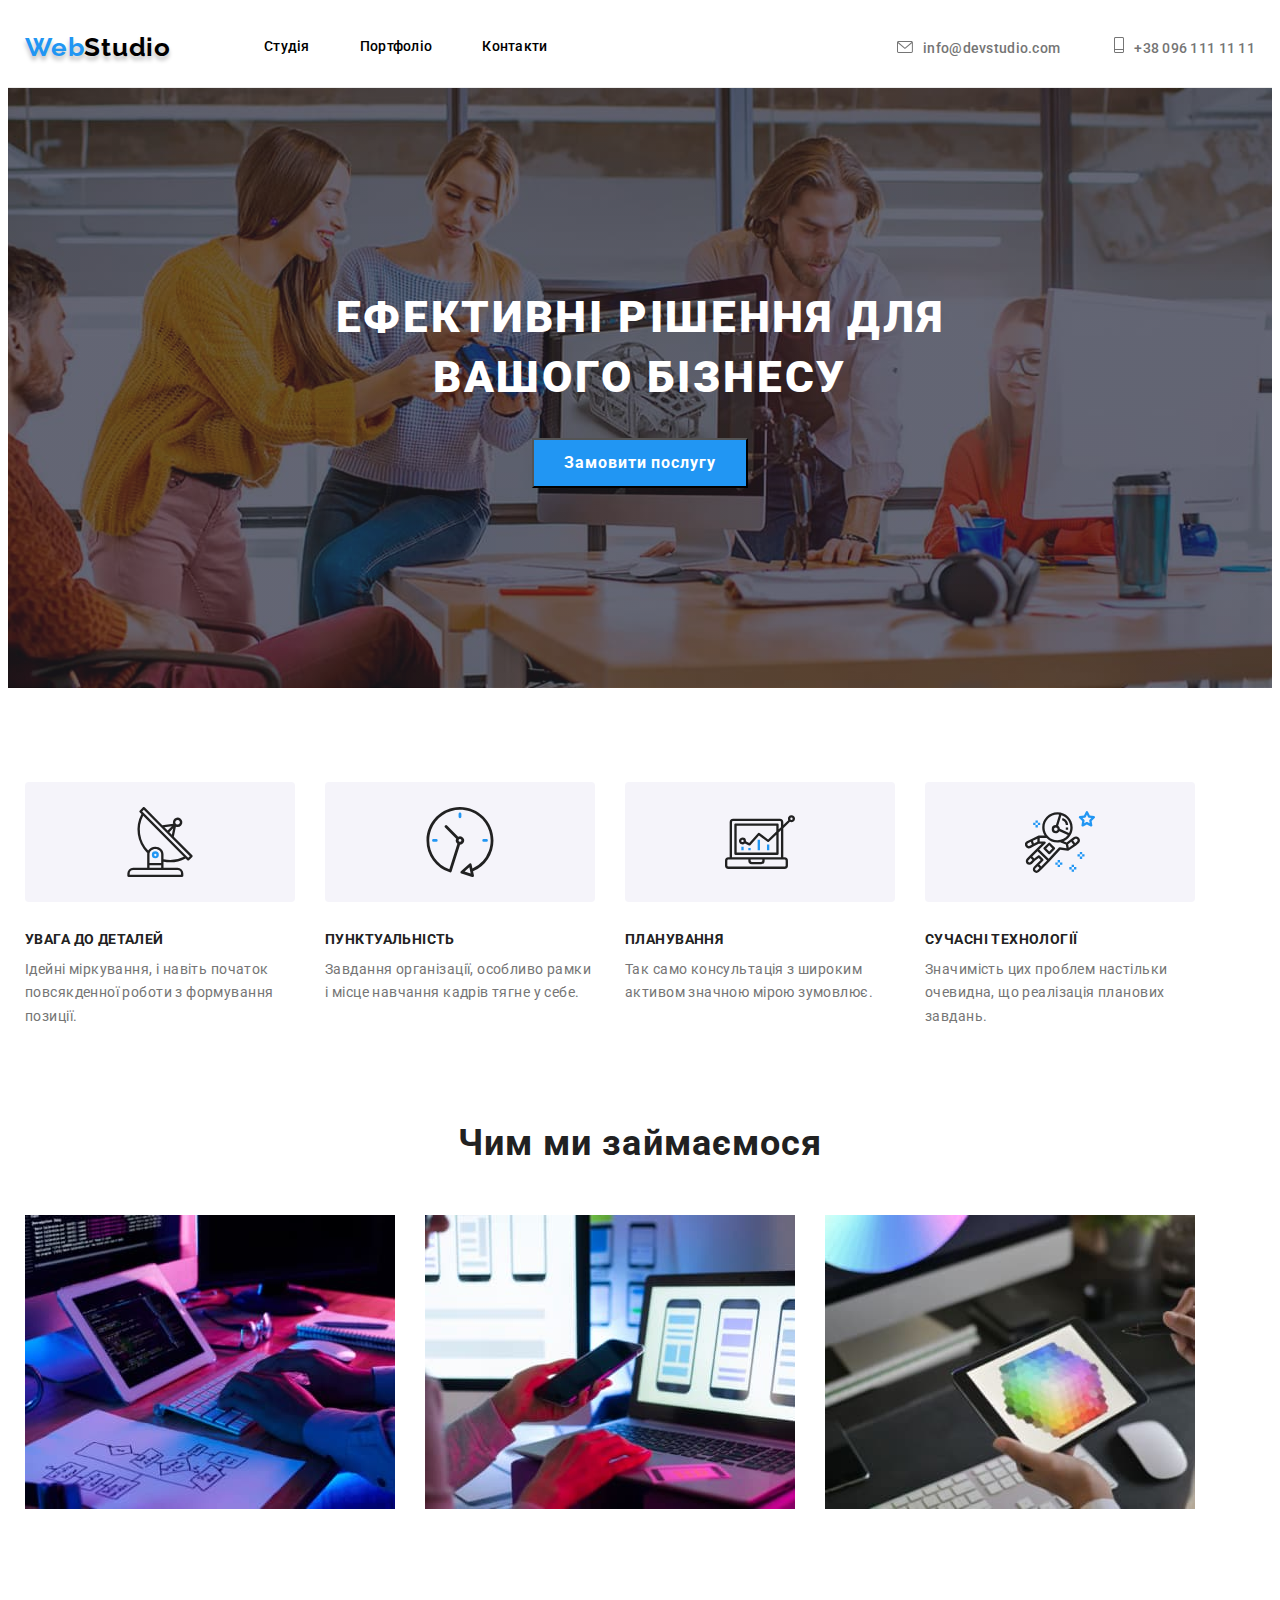
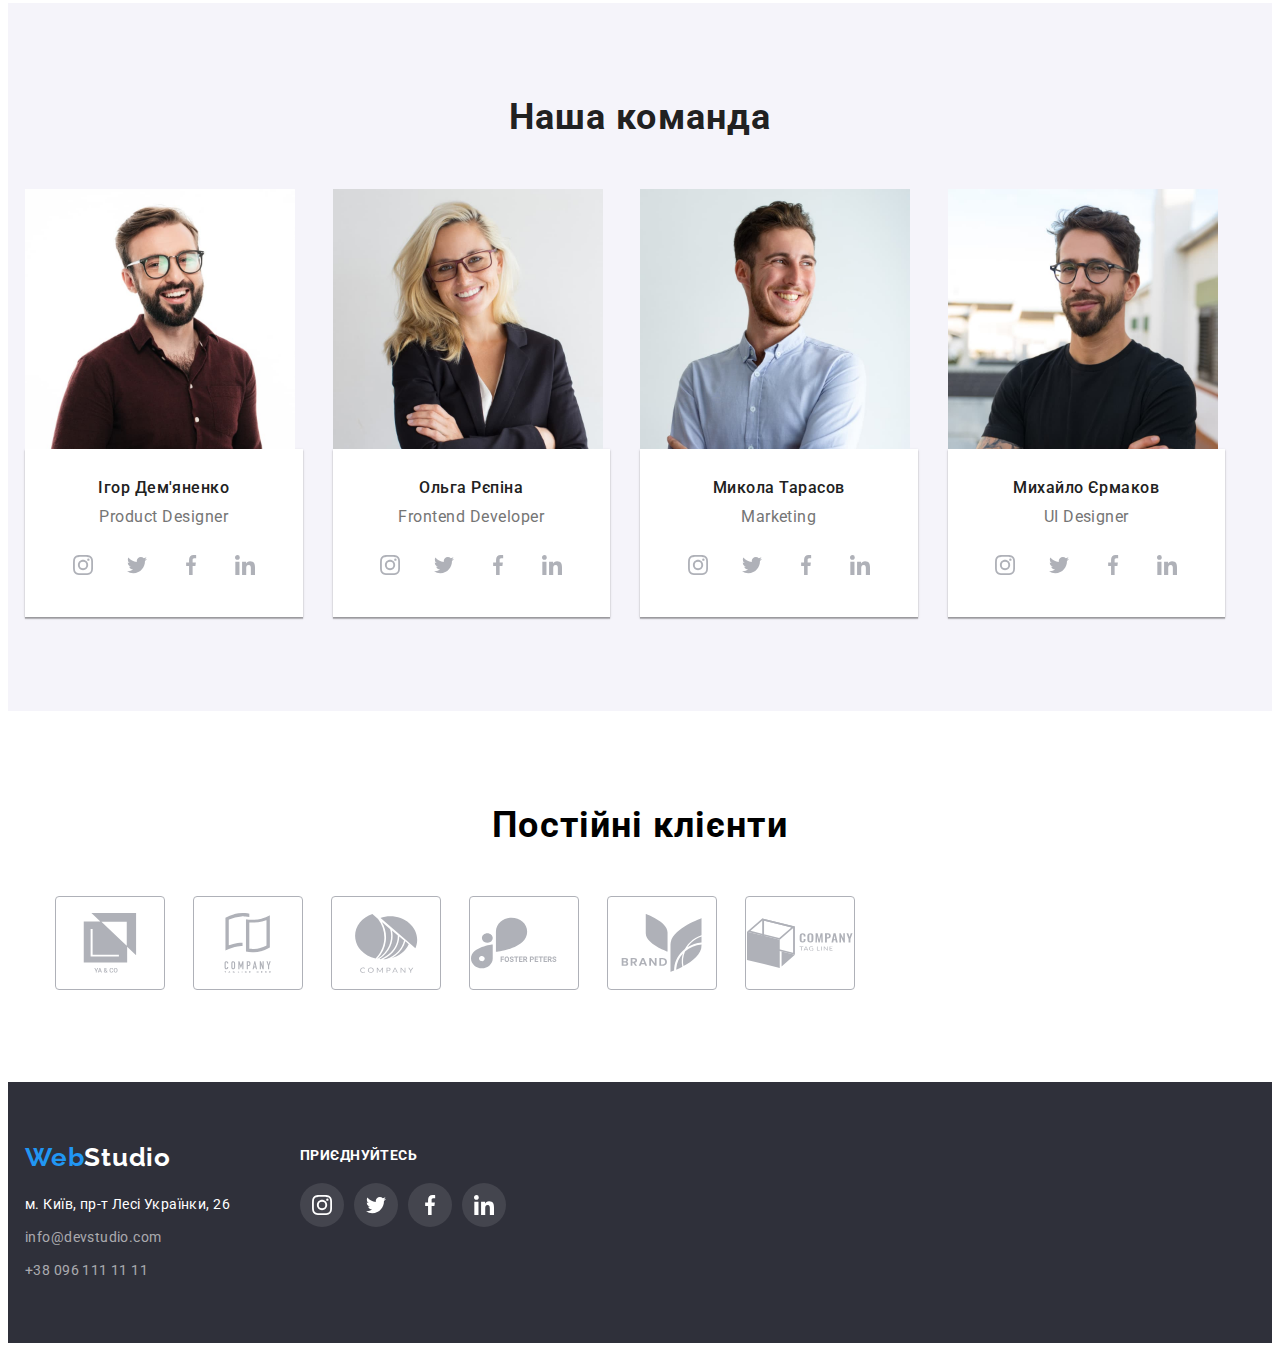
<file: index.html>
<!DOCTYPE html>
<html lang="uk">
  <head>
    <meta charset="UTF-8" />
    <meta http-equiv="X-UA-Compatible" content="IE=edge" />
    <meta name="viewport" content="width=device-width, initial-scale=1.0" />
    <title>🌐WebStudio</title>
    <link rel="preconnect" href="https://fonts.googleapis.com" />
    <link rel="preconnect" href="https://fonts.gstatic.com" crossorigin />
    <link rel="stylesheet" href="https://cdnjs.cloudflare.com/ajax/libs/modern-normalize/1.1.0/modern-normalize.min.css" integrity="sha512-wpPYUAdjBVSE4KJnH1VR1HeZfpl1ub8YT/NKx4PuQ5NmX2tKuGu6U/JRp5y+Y8XG2tV+wKQpNHVUX03MfMFn9Q==" crossorigin="anonymous" referrerpolicy="no-referrer" />
    <link
      href="https://fonts.googleapis.com/css2?family=Raleway:wght@700&family=Roboto:wght@400;500;700;900&display=swap"
      rel="stylesheet"
    />
    <link rel="stylesheet" href="./css/styles.css" />
  </head>
  <body>
    <header class="header">
      <div class="conteiner header-conteiner">
      <nav class="header-navigation">
        <a class="header-logo" href="/"><span class="header-logo-spn">Web</span>Studio </a>
        <ul class="header-list list">
          <li class="header-item"><a class="header-link link" href="">Студія</a></li>
          <li class="header-item"><a class="header-link link" href="./портфоліо.html">Портфоліо</a></li>
          <li class="header-item"><a class="header-link link" href="">Контакти</a></li>
        </ul>
      </nav>
      <div class="header-connect"> 
        
      <a class="header-mail link"  href="mailto:info@devstudio.com"><svg class="mail-icon" width="16" height="12">
        <use href="./images/symbol-defs.svg#icon-envelope-hover-1">                       
        </use>
      </svg>info@devstudio.com</a>
            
      <a class="header-tel link" href="tel:+380961111111"><svg class="tel-icon" width="16" height="12">
        <use href="./images/symbol-defs.svg#icon-Vector-1">                       
        </use>
      </svg>+38 096 111 11 11</a>
      </div>
    </div>
    </header>
    <main>
      <section class="hero">
        <div class="conteiner">
        <h1 class="hero-title">
          Ефективні рішення для <br />
          вашого бізнесу
        </h1>
        <button class="hero-btn" type="button" >Замовити послугу</button>
      </div>
      </section>
      <section class="features">
        <div class="conteiner">
        <ul class="features-list list">
          <li class="features-icon item-antena">
            <h2 class="visually-hidden">наші переваги</h2>
            <h3 class="features-title">увага до деталей</h3>
            <p class="features-item">
              Ідейні міркування, і навіть початок повсякденної роботи з
              формування позиції.
            </p>
          </li>
          <li class="features-icon item-clock">
            <h3 class="features-title">пунктуальність</h3>
            <p class="features-item">
              Завдання організації, особливо рамки і місце навчання кадрів тягне
              у себе.
            </p>
          </li>
          <li class="features-icon item-diagrama">
            <h3 class="features-title">планування</h3>
            <p class="features-item">
              Так само консультація з широким активом значною мірою зумовлює.
            </p>
          </li>
          <li class="features-icon item-astronaut">
            <h3 class="features-title">сучасні технології</h3>
            <p class="features-item">
              Значимість цих проблем настільки очевидна, що реалізація планових
              завдань.
            </p>
          </li>
        </ul>
      </div>
      </section>
      <section class="example">
        <div class="conteiner">
        <h2 class="example-title">Чим ми займаємося</h2>
        <ul class="example-list list">
          <li class="example-item">
            <img
              src="./images/box1.jpg"
              alt="людина працює за комп'ютером"
              width="370"
            />
          </li>
          <li class="example-item">
            <img
              src="./images/box2.jpg"
              alt="людина працює за смартфоном"
              width="370"
            />
          </li>
          <li class="example-item">
            <img
              src="./images/box3.jpg"
              alt="людина працює за планшетом"
              width="370"
            />
          </li>
        </ul>
      </div>
      </section>
      <section class="team">
        <div class="conteiner">
        <h2 class="team-title">Наша команда</h2>
        <ul class="team-list list">
          <li class="team-item">
            <img src="./images/img.jpg" alt="Працівник 1" width="270" />
            <div class="team-lid">
              <h3 class="team-item-title">Ігор Дем'яненко</h3>
              <p class="team-item-text">Product Designer</p>
              <ul class="team-soc-list list">
                <li class="team-soc-item">
                  <a href="" class="team-soc-link link">
                    <svg class="team-soc-icon" width="20" height="20">
                      <use href="./images/symbol-defs.svg#icon-instagram-2">                       
                      </use>
                    </svg>
                  </a>
                </li>
                <li class="team-soc-item">
                  <a href="" class="team-soc-link link">
                    <svg class="team-soc-icon" width="20" height="20">
                    <use href="./images/symbol-defs.svg#icon-twitter-1">                       
                    </use>
                  </svg>
                  </a>
                </li>
                <li class="team-soc-item">
                  <a href="" class="team-soc-link link">
                    <svg class="team-soc-icon" width="20" height="20">
                      <use href="./images/symbol-defs.svg#icon-facebook-1">                       
                        </use>
                    </svg>
                  </a>
                </li>
                <li class="team-soc-item">
                  <a href="" class="team-soc-link link"><svg class="team-soc-icon" width="20" height="20">
                    <use href="./images/symbol-defs.svg#icon-linkedin-1">                       
                    </use>
                  </svg>
                  </a>
                </li>
              </ul>
            </div>
          </li>
          <li class="team-item">
            <img src="./images/img1.jpg" alt="Працівник 2" width="270" />
            <div class="team-lid">
            <h3 class="team-item-title">Ольга Рєпіна</h3>
            <p class="team-item-text">Frontend Developer</p>
            <ul class="team-soc-list list">
              <li class="team-soc-item">
                <a href="" class="team-soc-link link">
                  <svg class="team-soc-icon" width="20" height="20">
                    <use href="./images/symbol-defs.svg#icon-instagram-2">                       
                    </use>
                  </svg>
                </a>
              </li>
              <li class="team-soc-item">
                <a href="" class="team-soc-link link"><svg class="team-soc-icon" width="20" height="20">
                  <use href="./images/symbol-defs.svg#icon-twitter-1">                       
                  </use>
                </svg>
                </a>
              </li>
              <li class="team-soc-item">
                <a href="" class="team-soc-link link"><svg class="team-soc-icon" width="20" height="20">
                  <use href="./images/symbol-defs.svg#icon-facebook-1">                       
                  </use>
                </svg>
                </a>
              </li>
              <li class="team-soc-item">
                <a href="" class="team-soc-link link"><svg class="team-soc-icon" width="20" height="20">
                  <use href="./images/symbol-defs.svg#icon-linkedin-1">                       
                  </use>
                </svg>
                </a>
              </li>
            </ul>
          </div>
          </li>
          <li class="team-item">
            <img src="./images/img2.jpg" alt="Працівник 3" width="270" />
            <div class="team-lid">
            <h3 class="team-item-title">Микола Тарасов</h3>
            <p class="team-item-text">Marketing</p>
            <ul class="team-soc-list list">
              <li class="team-soc-item">
                <a href="" class="team-soc-link link">
                  <svg class="team-soc-icon" width="20" height="20">
                    <use href="./images/symbol-defs.svg#icon-instagram-2">                       
                    </use>
                  </svg>
                </a>
              </li>
              <li class="team-soc-item">
                <a href="" class="team-soc-link link"><svg class="team-soc-icon" width="20" height="20">
                  <use href="./images/symbol-defs.svg#icon-twitter-1">                       
                  </use>
                </svg>
                </a>
              </li>
              <li class="team-soc-item">
                <a href="" class="team-soc-link link"><svg class="team-soc-icon" width="20" height="20">
                  <use href="./images/symbol-defs.svg#icon-facebook-1">                       
                  </use>
                </svg>
                </a>
              </li>
              <li class="team-soc-item">
                <a href="" class="team-soc-link link"><svg class="team-soc-icon" width="20" height="20">
                  <use href="./images/symbol-defs.svg#icon-linkedin-1">                       
                  </use>
                </svg>
                </a>
              </li>
            </ul>
          </div>
          </li>
          <li class="team-item">
            <img src="./images/img3.jpg" alt="Працівник 4" width="270" />
            <div class="team-lid">
              <h3 class="team-item-title">Михайло Єрмаков</h3>
              <p class="team-item-text">UI Designer</p>
              <ul class="team-soc-list list">
                <li class="team-soc-item">
                  <a href="" class="team-soc-link link">
                    <svg class="team-soc-icon" width="20" height="20">
                      <use href="./images/symbol-defs.svg#icon-instagram-2">                       
                      </use>
                    </svg>
                  </a>
                </li>
                <li class="team-soc-item">
                  <a href="" class="team-soc-link link"><svg class="team-soc-icon" width="20" height="20">
                    <use href="./images/symbol-defs.svg#icon-twitter-1">                       
                    </use>
                  </svg>
                  </a>
                </li>
                <li class="team-soc-item">
                  <a href="" class="team-soc-link link"><svg class="team-soc-icon" width="20" height="20">
                    <use href="./images/symbol-defs.svg#icon-facebook-1">                       
                    </use>
                  </svg>
                  </a>
                </li>
                <li class="team-soc-item">
                  <a href="" class="team-soc-link link"><svg class="team-soc-icon" width="20" height="20">
                    <use href="./images/symbol-defs.svg#icon-linkedin-1">                       
                    </use>
                  </svg>
                  </a>
                </li>
              </ul>
            </div>
          </li>
        
        </ul>
      </div>
      </section>
      <section class="client">
        <h2 class="client-title">Постійні клієнти</h2>
        <ul class="client-list list">
          <li class="client-item"><a href="" class="client-link link"><svg class="client-icon" width="106" height="60">
            <use href="./images/symbol-defs.svg#icon-group-6">                       
            </use>
          </svg></a></li>
          <li class="client-item"><a href="" class="client-link link"><svg class="client-icon" width="106" height="60">
            <use href="./images/symbol-defs.svg#icon-group-1-1">                       
            </use>
          </svg></a></li>
          <li class="client-item"><a href="" class="client-link link"><svg class="client-icon" width="106" height="60">
            <use href="./images/symbol-defs.svg#icon-group-2-1">                       
            </use>
          </svg></a></li>
          <li class="client-item"><a href="" class="client-link link"><svg class="client-icon" width="106" height="60">
            <use href="./images/symbol-defs.svg#icon-group-3-1">                       
            </use>
          </svg></a></li>
          <li class="client-item"><a href="" class="client-link link"><svg class="client-icon" width="106" height="60">
            <use href="./images/symbol-defs.svg#icon-group-4-1">                       
            </use>
          </svg></a></li>
          <li class="client-item"><a href="" class="client-link link"><svg class="client-icon" width="106" height="60">
            <use href="./images/symbol-defs.svg#icon-group-5-1">                       
            </use>
          </svg></a></li>
        </ul>
      </section>
    </main>
    <footer class="footer">
      <div class="address-wrap">   
      <div class="conteiner">
        <section class="logo-section">
          <div class="logo-wrap">
          <a class="footer-logo link" href="/"><span class="footer-logo-spn">Web</span>Studio </a>
          </div>
      <address class="footer-address">
          <ul class="footer-addres-list list">
            <li class="footer-item">
            <a class="footer-map-link link"
              href="https://goo.gl/maps/CPtrU1FHBa2aNyZL9"
              target="_blank"
              rel="noopener noreferrer nofollow"
              >м. Київ, пр-т Лесі Українки, 26</a>
            </li>
          <li class="footer-item">
            <a class="footer-mail link" href="mailto:info@devstudio.com" >info@devstudio.com</a>
          </li>
          <li class="footer-item">
            <a class="footer-tel link" href="tel:+380961111111">+38 096 111 11 11</a>
          </li>
        </ul> 
          </section>
      <section class="soc-section">
            <p class="title-soc-footer">приєднуйтесь</p>
            <ul class="footer-soc-list list">
              <li class="footer-soc-item">
                <a href="" class="footer-soc-link link">
                  <svg class="footer-soc-icon" width="20" height="20">
                    <use href="./images/symbol-defs.svg#icon-instagram-2">                       
                    </use>
                  </svg>
                </a>
              </li>
              <li class="footer-soc-item">
                <a href="" class="footer-soc-link link"><svg class="footer-soc-icon" width="20" height="20">
                  <use href="./images/symbol-defs.svg#icon-twitter-1">                       
                  </use>
                </svg>
                </a>
              </li>
              <li class="footer-soc-item">
                <a href="" class="footer-soc-link link"><svg class="footer-soc-icon" width="20" height="20">
                  <use href="./images/symbol-defs.svg#icon-facebook-1">                       
                  </use>
                </svg>
                </a>
              </li>
              <li class="footer-soc-item">
                <a href="" class="footer-soc-link link"><svg class="footer-soc-icon" width="20" height="20">
                  <use href="./images/symbol-defs.svg#icon-linkedin-1">                       
                  </use>
                </svg>
                </a>
              </li>
            </ul>
          </section>
      </div>               
      </address>
    </div>
    </footer>
  </body>
</html>
</file>
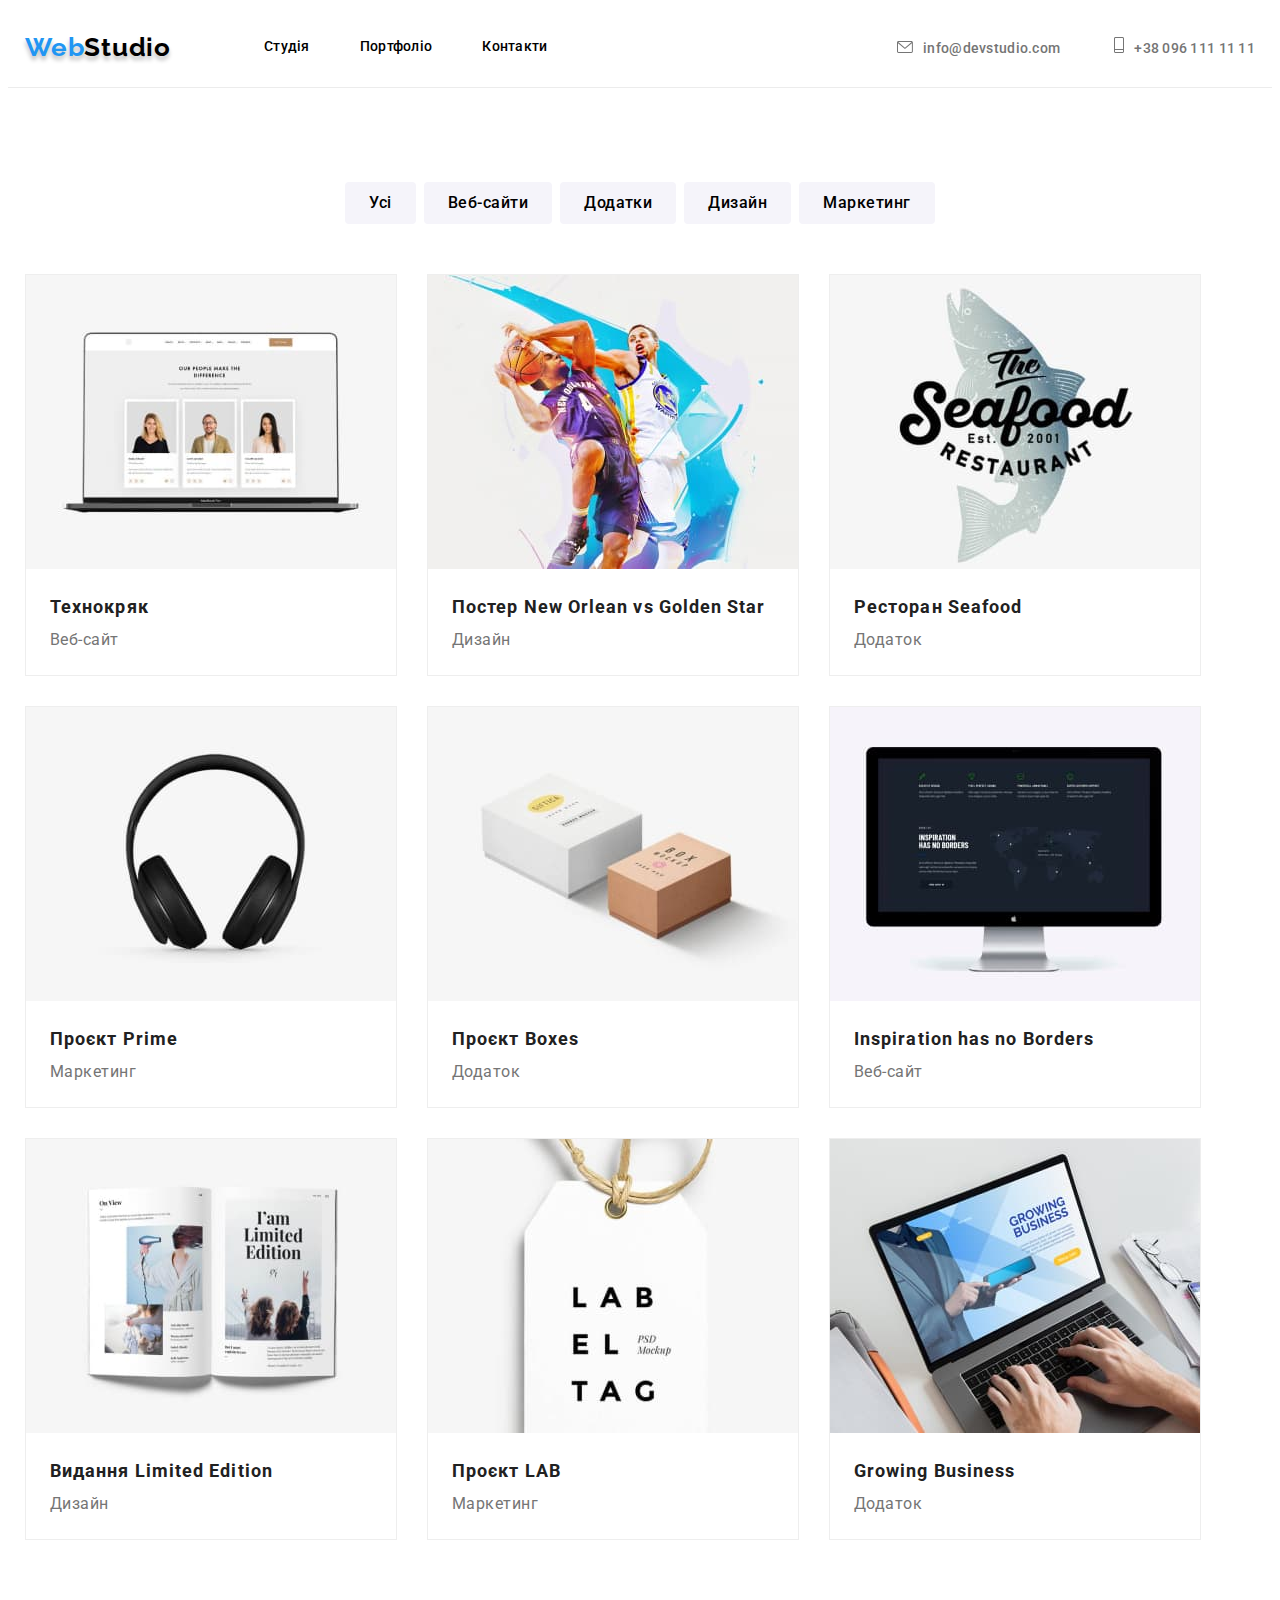
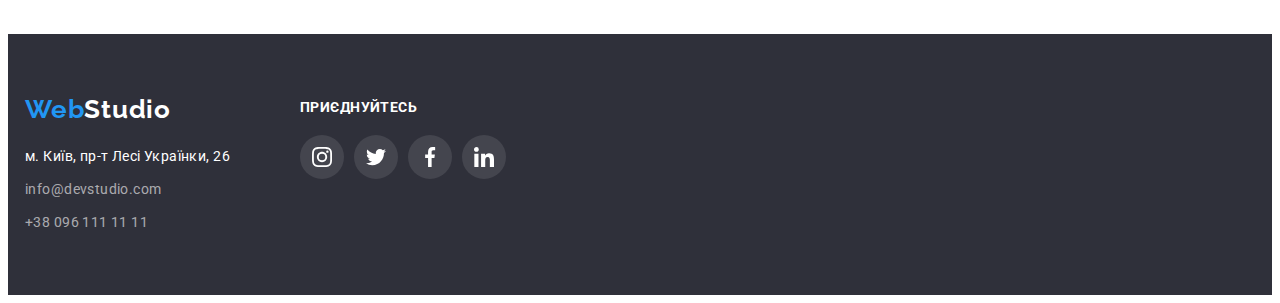
<file: портфоліо.html>
<!DOCTYPE html>
<html lang="uk">
  <head>
    <meta charset="UTF-8" />
    <meta http-equiv="X-UA-Compatible" content="IE=edge" />
    <meta name="viewport" content="width=device-width, initial-scale=1.0" />
    <title>🌐Портфоліо</title>
    <link rel="preconnect" href="https://fonts.googleapis.com" />
    <link rel="preconnect" href="https://fonts.gstatic.com" crossorigin />
    <link rel="stylesheet" href="https://cdnjs.cloudflare.com/ajax/libs/modern-normalize/1.1.0/modern-normalize.min.css" integrity="sha512-wpPYUAdjBVSE4KJnH1VR1HeZfpl1ub8YT/NKx4PuQ5NmX2tKuGu6U/JRp5y+Y8XG2tV+wKQpNHVUX03MfMFn9Q==" crossorigin="anonymous" referrerpolicy="no-referrer" />
    <link
      href="https://fonts.googleapis.com/css2?family=Raleway:wght@700&family=Roboto:wght@400;500;700;900&display=swap"
      rel="stylesheet"
    />
    <link rel="stylesheet" href="./css/styles.css" />
  </head>
  <body>
    <header class="header">
      <div class="conteiner header-conteiner">
      <nav class="header-navigation">
        <a class="header-logo" href="/"
          ><span class="header-logo-spn">Web</span>Studio
        </a>
        <ul class="header-list list">
          <li class="header-item">
            <a class="header-link link" href="./index.html">Студія</a>
          </li>
          <li class="header-item">
            <a class="header-link link" href="./портфоліо.html">Портфоліо</a>
          </li>
          <li class="header-item">
            <a class="header-link link" href="">Контакти</a>
          </li>
        </ul>
      </nav>
      <div class="header-connect">
        <a class="header-mail link"  href="mailto:info@devstudio.com"><svg class="mail-icon" width="16" height="12">
          <use href="./images/symbol-defs.svg#icon-envelope-hover-1">                       
          </use>
        </svg>info@devstudio.com</a>
      <a class="header-tel link" href="tel:+380961111111"><svg class="tel-icon" width="16" height="12">
        <use href="./images/symbol-defs.svg#icon-Vector-1">                       
        </use>
      </svg>+38 096 111 11 11</a>
      </div>
    </div>
    </header>
    <main>
      <section class="portfolio-section">
      <div class="conteiner">
      <h1 class="visually-hidden">Портфоліо</h1>
      <ul class="filter-list list">
        <li class="filter-item"><button class="filter-btn" type="button">Усі</button></li>
        <li class="filter-item"><button class="filter-btn" type="button">Веб-сайти</button></li>
        <li class="filter-item"><button class="filter-btn" type="button">Додатки</button></li>
        <li class="filter-item"><button class="filter-btn" type="button">Дизайн</button></li>
        <li class="filter-item"><button class="filter-btn" type="button">Маркетинг</button></li>
      </ul>
        <ul class="portfolio list">
            <li class="portfolio-list">
              <a class="portfolio-link" href="#"></a>
              <img src="./images/port1.jpg" alt="ноутбук з відкритим сайтом">
              <div class="portfolio-text">
                <h2 class="portfolio-title">Технокряк</h2>
                  <p class="portfolio-item">Веб-сайт</p>                
              </div>
            </li>
            <li class="portfolio-list">
              <img src="./images/port2.jpg" alt="двоє баскетболістів">
              <div class="portfolio-text">
                <h2 class="portfolio-title">Постер New Orlean vs Golden Star</h2>
                <p class="portfolio-item">Дизайн</p>
              </div>
            </li>
            <li class="portfolio-list">
              <img src="./images/port3.jpg" alt="лого сіфуд">
              <div class="portfolio-text">
                <h2 class="portfolio-title">Ресторан Seafood</h2>
                <p class="portfolio-item">Додаток</p>
              </div>
              
            </li>
            <li class="portfolio-list">
              <img src="./images/port4.jpg" alt="навушники">
              <div class="portfolio-text">
                <h2 class="portfolio-title">Проєкт Prime</h2>
                <p class="portfolio-item">Маркетинг</p>
              </div>
              
            </li>
            <li class="portfolio-list">
              <img src="./images/port5.jpg" alt="два бокси">
              <div class="portfolio-text">
                <h2 class="portfolio-title">Проєкт Boxes</h2>
                <p class="portfolio-item">Додаток</p>
                
              </div>
            </li>
            <li class="portfolio-list">
              <img src="./images/port6.jpg" alt="монітор">
              <div class="portfolio-text">
                <h2 class="portfolio-title">Inspiration has no Borders</h2>
                <p class="portfolio-item">Веб-сайт</p>
                
              </div>
            </li>
            <li class="portfolio-list">
              <img src="./images/port7.jpg" alt="книга">
              <div class="portfolio-text">
                <h2 class="portfolio-title">Видання Limited Edition</h2>
                <p class="portfolio-item">Дизайн</p>
              </div>
              
            </li>
            <li class="portfolio-list">
              <img src="./images/port8.jpg" alt="етикетка">
              <div class="portfolio-text">
                <h2 class="portfolio-title">Проєкт LAB</h2>
                <p class="portfolio-item">Маркетинг</p>
              </div>
              
            </li>
            <li class="portfolio-list">
              <img src="./images/port9.jpg" alt="людина працює за ноутбуком">
              <div class="portfolio-text">
                <h2 class="portfolio-title">Growing Business</h2>
                <p class="portfolio-item">Додаток</p>
              </div>
              
            </li>
          </ul>
      </div>
      </section>
      
    </main>
    <footer class="footer">
      <div class="address-wrap">   
      <div class="conteiner">
        <section class="logo-section">
        <div class="logo-wrap">
      <a class="footer-logo link" href="/"><span class="footer-logo-spn">Web</span>Studio </a>
        </div>
      <address class="footer-address">
        <ul class="footer-addres-list list">
          <li class="footer-item">
            <a class="footer-map-link link"
              href="https://goo.gl/maps/CPtrU1FHBa2aNyZL9"
              target="_blank"
              rel="noopener noreferrer nofollow"
              >м. Київ, пр-т Лесі Українки, 26</a
              >
          </li>
          <li class="footer-item">
            <a class="footer-mail link" href="mailto:info@devstudio.com" >info@devstudio.com</a>
          </li>
          <li class="footer-item">
            <a class="footer-tel link" href="tel:+380961111111">+38 096 111 11 11</a>
          </li>
        </ul> 
      </section>
      <section class="soc-section">
            <p class="title-soc-footer">приєднуйтесь</p>
            <ul class="footer-soc-list list">
              <li class="footer-soc-item">
                <a href="" class="footer-soc-link link">
                  <svg class="footer-soc-icon" width="20" height="20">
                    <use href="./images/symbol-defs.svg#icon-instagram-2">                       
                    </use>
                  </svg>
                </a>
              </li>
              <li class="footer-soc-item">
                <a href="" class="footer-soc-link link"><svg class="footer-soc-icon" width="20" height="20">
                  <use href="./images/symbol-defs.svg#icon-twitter-1">                       
                  </use>
                </svg>
                </a>
              </li>
              <li class="footer-soc-item">
                <a href="" class="footer-soc-link link"><svg class="footer-soc-icon" width="20" height="20">
                  <use href="./images/symbol-defs.svg#icon-facebook-1">                       
                  </use>
                </svg>
                </a>
              </li>
              <li class="footer-soc-item">
                <a href="" class="footer-soc-link link"><svg class="footer-soc-icon" width="20" height="20">
                  <use href="./images/symbol-defs.svg#icon-linkedin-1">                       
                  </use>
                </svg>
                </a>
              </li>
            </ul>
          </section>
      </div>               
      </address>
    </div>
    </footer>
  </body>
</html>
</file>
<file: css/styles.css>
:root {
    --main-title-color: #212121;
    --second-title-color: #FFFFFF;
    
}
p, 
h1,
h2,
h3,
h4,
h5,
h6 {
    margin: 0;
}
ul, ol {
    margin: 0;
    padding-left: 0;
}
button {
cursor: pointer;
}
img {
    display: block;
}

address{
    font-style: normal;
}
body {
    font-family: 'roboto', sans-serif;
    background-color: #FFFFFF;;
}
.list {
    list-style: none;
}
.link {
    text-decoration: none;
}
.conteiner {
    width: 1230px;
    padding-left: 15px;
    padding-right: 15px;
    margin: 0 auto;
}

.visually-hidden {
    position: absolute;
    white-space: nowrap;
    width: 1px;
    height: 1px;
    overflow: hidden;
    border: 0;
    padding: 0;
    clip: rect(0 0 0 0);
    clip-path: inset(50%);
    margin: -1px;
}

/* -----------------------HEADER------------------------- */
.header {
    padding-top: 24px;
    padding-bottom: 24px;
    border-bottom: 1px solid #ECECEC;
}
.header-conteiner {
    display: flex;
    align-items: center;
    
}
.header-connect {
    margin-left: auto;

}
.header-navigation {
    display: flex;
    align-items: center;    
}
.header-list {
    display: flex;
    gap: 50px;
}
.header-logo {
    margin-right: 93px;
    font-family: 'Raleway', sans-serif;
    font-weight: 700;
    font-size: 26px;
    line-height: 1.19;
    letter-spacing: 0.03em;
    color: #000000;
    text-shadow: 0px 4px 4px rgba(0, 0, 0, 0.25);
    font-style: normal;
    text-decoration: none;
}
.header-logo-spn {
    color: #2196F3;
}
.header-link:hover,
.header-link:focus,
.header-tel:hover,
.header-tel:focus,
.header-mail:hover,
.header-mail:focus{
    color: #2196F3;
}

.header-item {
    display: flex;
    font-weight: 500;
    font-size: 14px;
    line-height: 1.14;
    letter-spacing: 0.02em;
    color: #2196F3;
}
.header-link {
    color: #000000;
}
.header-mail {
    margin-right: 50px;
    font-weight: 500;
    font-size: 14px;
    line-height: 1.14;
    letter-spacing: 0.02em;
    color: #757575;
    
}
.mail-icon {
    width: 16px;
    height: 12px;
    margin-right: 10px;
    fill: currentColor;
}
.mail-icon:hover,
.mail-icon:focus, .header-mail {
    fill: currentColor;
}
.tel-icon {
    width: 10px;
    height: 16px;
    margin-right: 10px;
    fill: currentColor;
}
.tel-icon:hover,
.tel-icon:focus, .header-tel {
    fill: #2196F3;
}
.header-tel {
    font-weight: 500;
    font-size: 14px;
    line-height: 1.14;
    letter-spacing: 0.02em;
    color: #757575;
}
/* -----------------------HERO------------------------- */
.hero {
    max-width: 1600px;
    margin: 0 auto;
    background-image:linear-gradient(rgba(47, 48, 58, 0.4),
    rgba(47, 48, 58, 0.4)),
    url(../images/hero\ img.jpg);
    background-position: center;
    background-repeat: no-repeat;
    background-size: cover;
    padding-top: 200px;
    padding-bottom: 200px;
}
.hero-title {
    font-family: inherit;
    font-style: normal;
    font-weight: 900;
    font-size: 44px;
    line-height: 1.36;
    text-align: center;
    letter-spacing: 0.06em;
    text-transform: uppercase;
    color: var(--second-title-color)
}


.hero-btn {
    min-width: 216px;
    height: 50px;
    font-family: inherit;
    font-style: normal;
    font-weight: 700;
    font-size: 16px;
    line-height: 1.87;
    display: flex;
    align-items: center;
    text-align: center;
    letter-spacing: 0.06em;
    color: #FFFFFF;
    background-color: #2196F3;
    margin: 0 auto;
    display: block;
    margin-top: 30px;
}
/* -----------------------Features------------------------- */

.features {
    padding-top: 94px;
    
    
}

.features-list {
    max-width: 1170px;
    display: flex;
    gap: 30px;
}

.features-title {
    padding-bottom: 10px;
    font-size: 14px;
    line-height: 1.14;
    letter-spacing: 0.03em;
    text-transform: uppercase;
    color: var(--main-title-color)
}


.features-item {
    font-size: 14px;
    line-height: 1.71;
    letter-spacing: 0.03em;
    color: #757575;
    gap: 30px;
}
.features-icon::before {
    display: block;
    content: "";
    width: 270px;
    height: 120px;
    background-repeat: no-repeat;
    background-position: center;
    background-color: #F5F4FA;
    margin-bottom: 30px;
}

.item-antena::before {
    background-image: url(../images/antenna.svg);
    background-size: 70px 70px;
    border-radius: 4px;
}
.item-clock::before {
    background-image: url(../images/clock.svg);
    background-size: 70px 70px;
    border-radius: 4px;
}

.item-diagrama::before { 
    background-image: url(../images/diagram.svg);
    background-size: 70px 70px;
    border-radius: 4px;
}
.item-astronaut::before {
    background-image: url(../images/astronaut.svg);
    background-size: 70px 70px;
    border-radius: 4px;
}

/* -----------------------example------------------------- */

.example {
    padding-top: 94px;
    padding-bottom: 94px;
}

.example-title {
    margin-bottom: 50px;
    font-size: 36px;
    line-height: 1.16;
    text-align: center;
    letter-spacing: 0.03em;
    color: #212121;    
}
.example-list {
    display: flex;}
    

.example-item {
    margin-right: 30px;
}
/* -----------------------team------------------------- */
.team {
    margin: 0 auto;
    padding-top: 94px;
    padding-bottom: 94px;
    background: #F5F4FA;
}

.team-lid {
    box-shadow: 0px 1px 3px rgba(0, 0, 0, 0.12), 0px 1px 1px rgba(0, 0, 0, 0.14), 0px 2px 1px rgba(0, 0, 0, 0.2);
    padding-top: 30px;
    padding-bottom:  30px;
    background-color: #FFFFFF;
}
.team-title {
    margin-bottom: 50px;
    font-size: 36px;
    line-height: 1.16;
    text-align: center;
    letter-spacing: 0.03em;
    color: var(--main-title-color);
}

.team-list {
    display: flex;
    flex: auto;
    
}

.team-item {
    width: calc((100% - 60px) / 3);
    margin-right: 30px;
}

.team-item-title {
    margin-bottom: 10px;
    text-align: center;
    font-weight: 500;
    font-size: 16px;
    line-height: 1.18;
    letter-spacing: 0.03em;
    color: var(--main-title-color);
}

.team-item-text {
    
    text-align: center;
    font-size: 16px;
    line-height: 1.18;
    letter-spacing: 0.03em;
    color: #757575;
    margin-bottom: 16px;
}

.team-soc-list {
    display: flex;
    justify-content: center;
    gap: 10px;
}
.team-soc-icon {
    fill: currentColor;
}

.team-soc-link:hover, .team-soc-link:focus {
    background-color: #2196F3;
    color: #FFFFFF;
}


.team-soc-item {
    width: 44px;
    height: 44px;
    
}

.team-soc-link {
    width: 100%;
    height: 100%;
    border-radius: 50%;
    display: flex;
    align-items: center;
    justify-content: center;
    color:#AFB1B8 ;
}

/* -----------------------client------------------------ */
.client {
    max-width: 1170px;
    margin: 0 auto;
    padding-top: 94px;
    padding-bottom: 94px;
}
.client-title {
    margin-bottom: 50px;
    font-size: 36px;
    line-height: 1.16;
    text-align: center;
    letter-spacing: 0.03em;
    color: var(--main-titr);
}

.client-link {
    fill:#AFB1B8;
    
}

.client-link:hover, .client-link:focus {
    fill: #2196F3;
    border-color: #2196F3;
}






.client-list {
    
    display: flex;
    gap: 30px;
    color: #AFB1B8;
}
.client-item {
    width: calc((100%-150px) / 6);
    height: 92px;
}
.client-link {
    width: 100%;
    height: 100%;
    border: 1px solid #AFB1B8;
    border-radius: 4px;
    display: flex;
    align-items: center;
    justify-content: center;
    color: #AFB1B8;
}

/* -----------------------footer------------------------ */
.footer {
    background-color: #2F303A;;
    padding-top: 60px;
    padding-bottom: 60px;
}
.footer-logo {
    
}
.footer-logo {
    font-family: 'Raleway';
    font-style: normal;
    font-weight: 700;
    font-size: 26px;
    line-height: 1.19;
    letter-spacing: 0.03em;
    color: #FFFFFF;
}
.logo-wrap {
    margin-bottom: 20px;
}
.footer-logo-spn {
    color: #2196F3;
}

.footer-address {
    
}

.footer-addres-list {
        font-style: normal;
        font-size: 14px;
        line-height: 1.71;
        letter-spacing: 0.03em;
        color: var(--second-title-color);
}

.footer-item:not(:last-child) {
    margin-bottom: 9px;
}

.footer-map-link {
    font-size: 14px;
    line-height: 1.71;
    letter-spacing: 0.03em;
    color: var(--second-title-color);
}

.footer-mail {
    font-size: 14px;
    line-height: 1.71;
    letter-spacing: 0.03em;
    color: rgba(255, 255, 255, 0.6);
}

.footer-tel {
    font-size: 14px;
    line-height: 1.71;    
    letter-spacing: 0.03em;    
    color: rgba(255, 255, 255, 0.6);
}
.address-wrap > .conteiner {
    display: flex;
    

}
.title-soc-footer {
    font-weight: 700;
    font-size: 14px;
    line-height: 16px;
    letter-spacing: 0.03em;
    text-transform: uppercase;
    color: #FFFFFF;
    
    margin-bottom: 20px;
}
.soc-section {
    padding-top: 5px;
    padding-left: 70px;
    
}
.footer-soc-list {
    display: flex;
    flex: auto;
    gap: 10px;
}

.footer-soc-icon {
    fill: currentcolor;
}

.footer-soc-link:hover, .footer-soc-link:focus {
    background-color: #2196F3;
    color: #FFFFFF;
}


.footer-soc-item {
    width: 44px;
    height: 44px;
    
}

.footer-soc-link {
    width: 100%;
    height: 100%;
    border-radius: 50%;
    display: flex;
    align-items: center;
    justify-content: center;
    background-color: rgba(255, 255, 255, 0.1);
    color: #FFFFFF;
}



/* --------------------filters---------------------------- */
.filter-btn:hover,
.filter-btn:focus {
    background-color: #2196F3;
    color: #FFFFFF;
}


.filter-list {
    justify-content: center;
    display: flex;
    gap: 8px;
    margin-bottom: 50px;

}
.filter-item {
    
}

.filter-btn {
    padding: 6px 22px;
    align-items: center;
    font-family: 'Roboto';
    font-style: normal;
    font-weight: 500;
    font-size: 16px;
    line-height: 1.62;
    letter-spacing: 0.03em;
    background: #F5F4FA;
    border-radius:  4px;
    border-color: transparent;
}

/* --------------------portfolio---------------------------- */

.portfolio-section {
    padding-bottom: 94px;
    padding-top: 94px;
    
}

.portfolio {
    display: flex;
    flex-wrap: wrap;
    gap: 30px;
    
}
.portfolio-link {
    display: block;
    text-decoration: none;
    background: var(--main-title-color)
}

.portfolio-list:hover {
    border: 1px solid #EEEEEE;
    box-shadow: 0px 1px 1px rgba(0, 0, 0, 0.12), 0px 4px 4px rgba(0, 0, 0, 0.06), 1px 4px 6px rgba(0, 0, 0, 0.16);
    }




.portfolio-list {
    background: #FFFFFF;
    border: 1px solid #EEEEEE;
    
}

.portfolio-title {
    
    font-weight: 700;
    font-size: 18px;
    line-height: 2;
    letter-spacing: 0.06em;
    color: var(--main-title-color);
}

.portfolio-item {
    font-size: 16px;
    line-height: 1.88;
    letter-spacing: 0.03em;
    color: #757575;
}
.portfolio-text {
    padding: 20px 24px;
}
</file>
